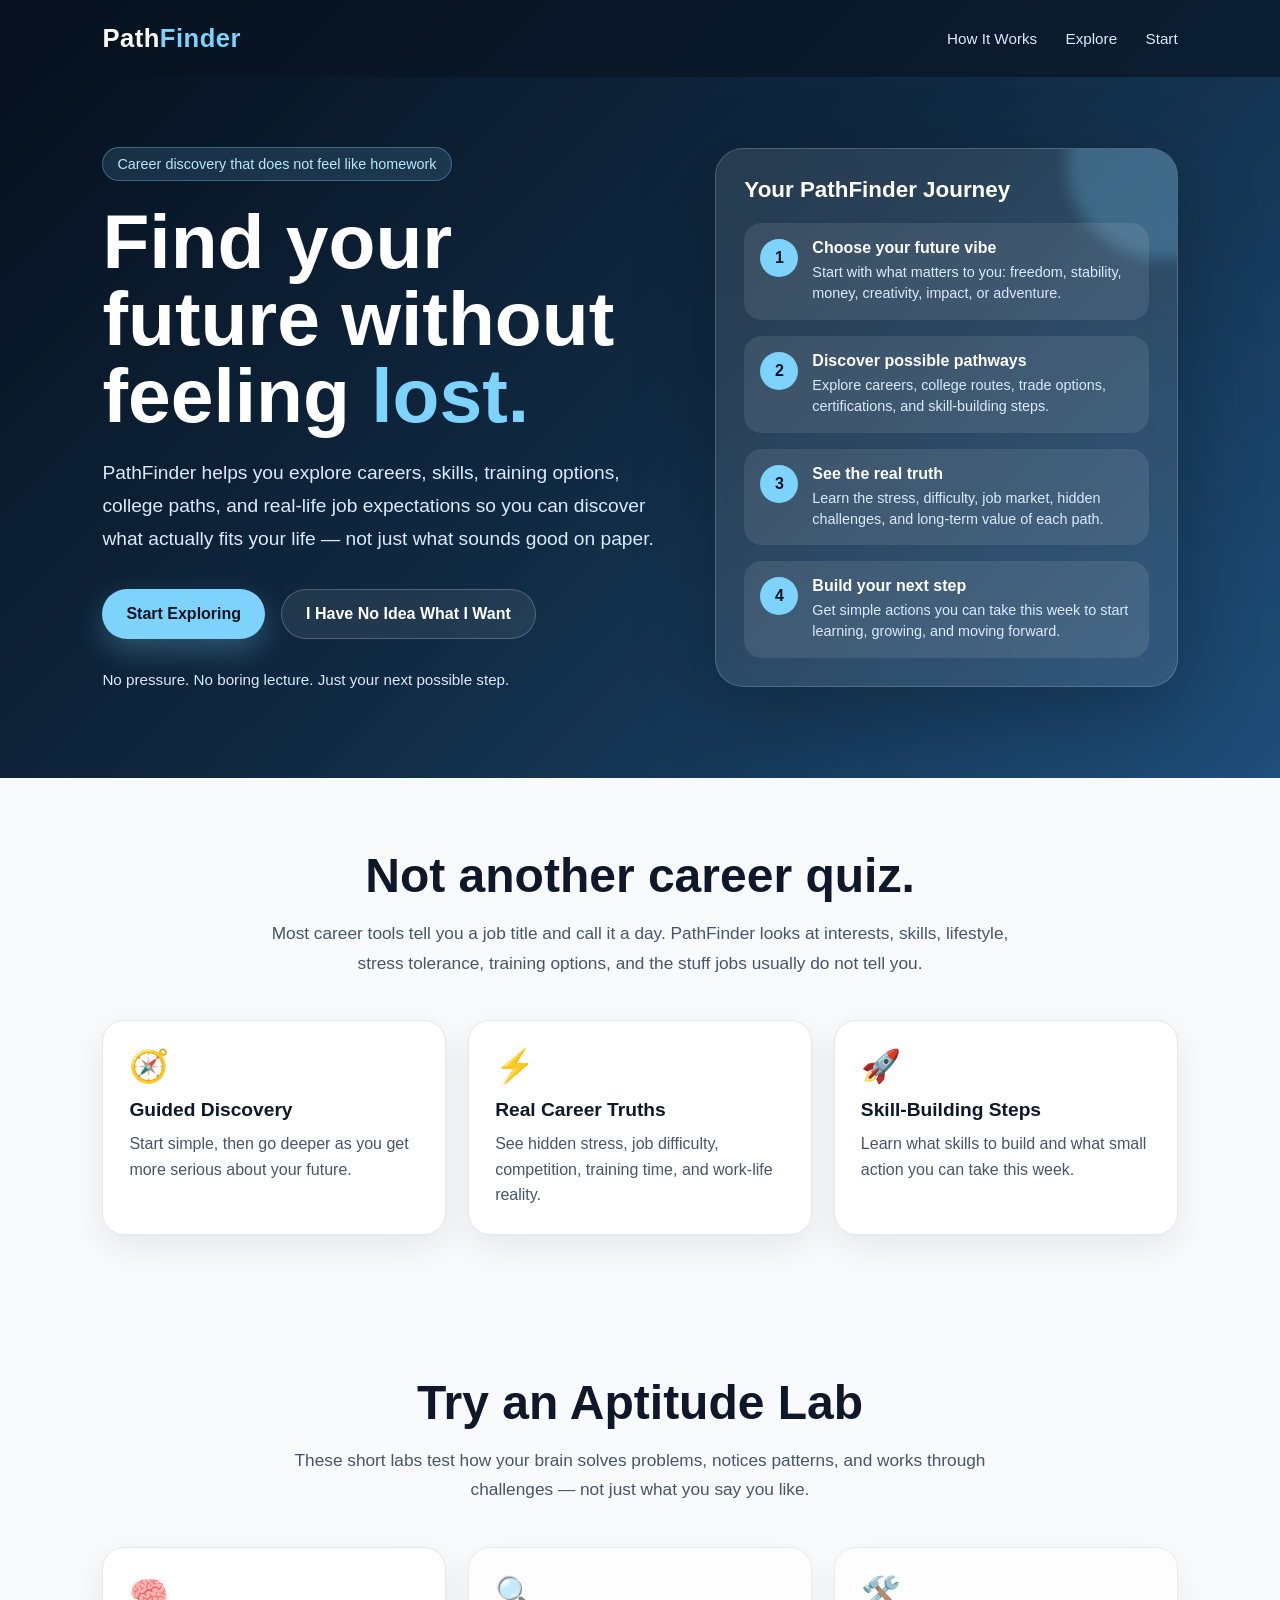
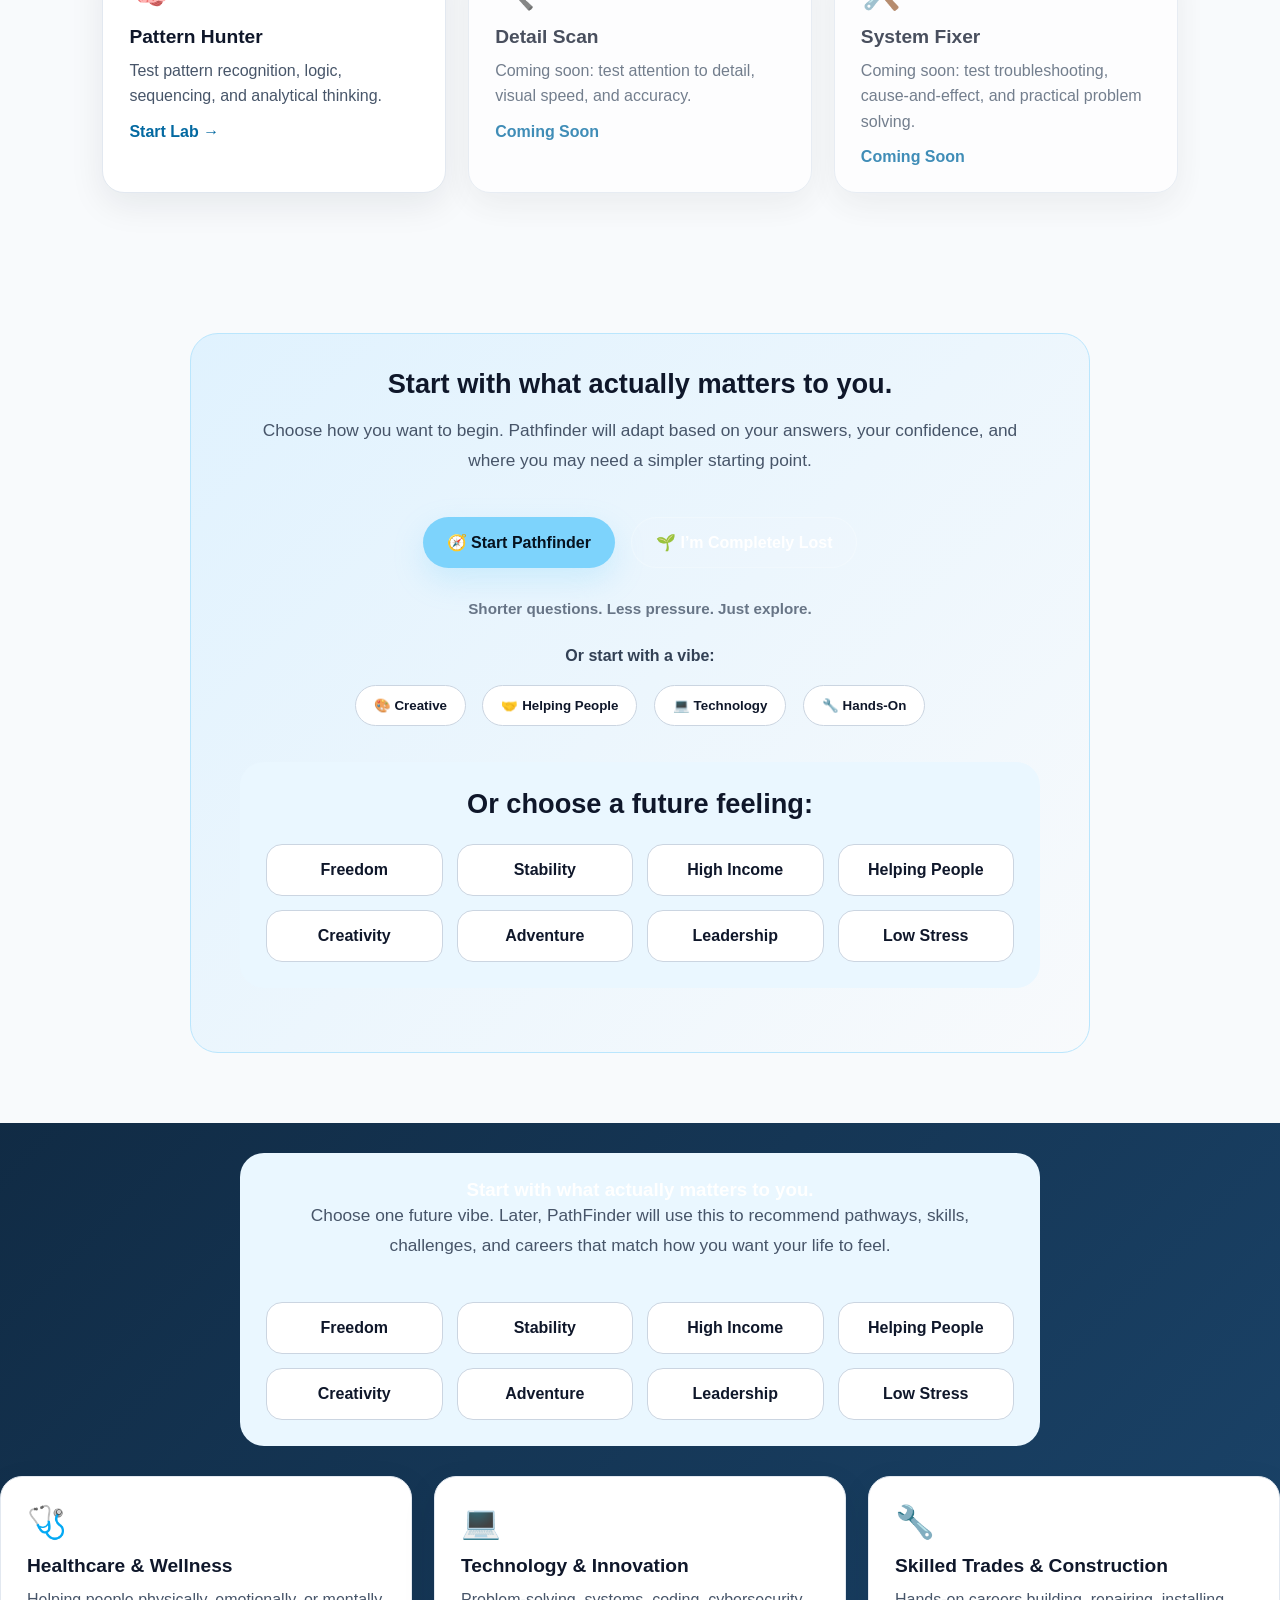
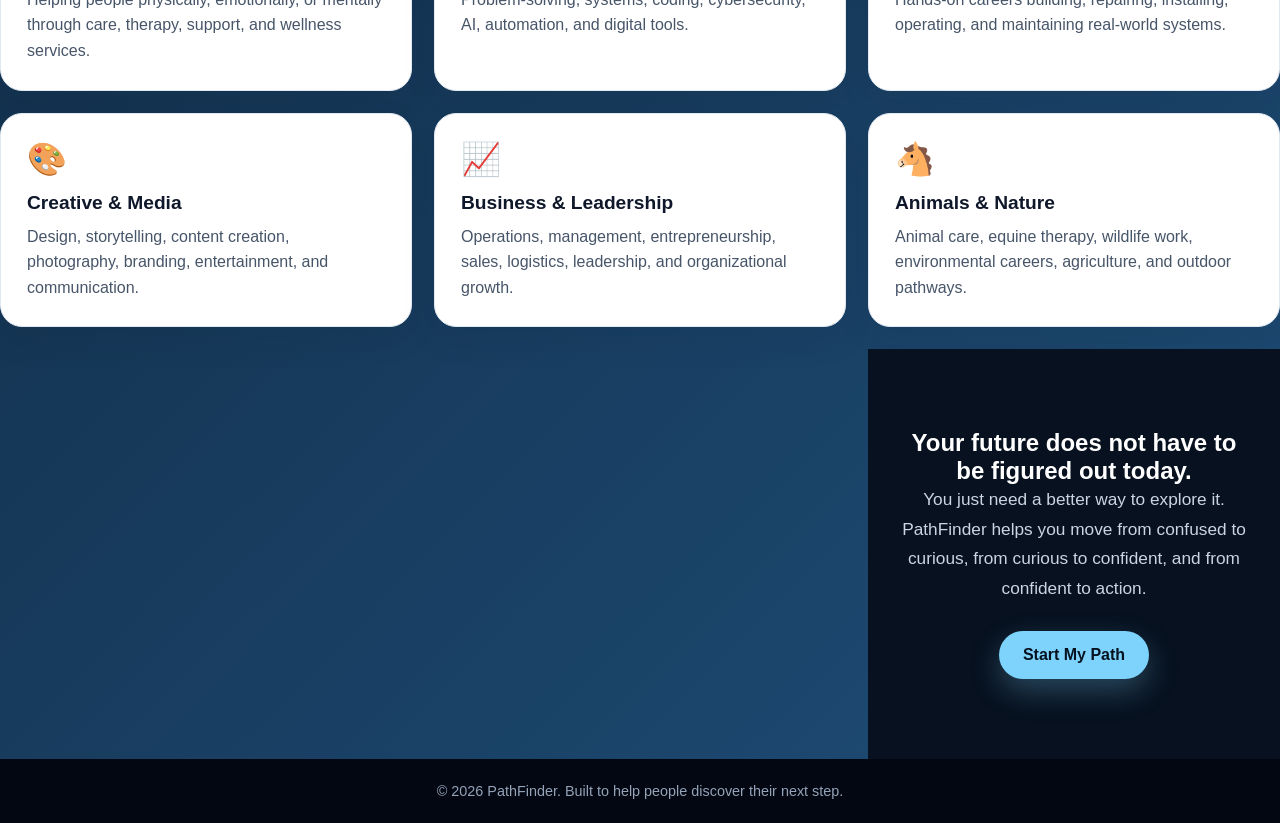
<file: index.html>
<!DOCTYPE html>
<html lang="en">
<head>
  <meta charset="UTF-8" />
  <meta name="viewport" content="width=device-width, initial-scale=1.0" />

  <title>PathFinder | Find Your Future</title>
  <link rel="icon" href="data:,">
  <link rel="stylesheet" href="style.css" />
</head>

  <body>
  <div class="page">
    <header>
      <div class="logo">Path<span>Finder</span></div>
      <nav>
        <a href="#how">How It Works</a>
        <a href="#explore">Explore</a>
        <a href="#start">Start</a>
      </nav>
    </header>

    <main>
      <section class="hero">
        <div class="hero-text">
          <div class="eyebrow">Career discovery that does not feel like homework</div>
          <h1>Find your future without feeling <span class="highlight">lost.</span></h1>
          <p>
            PathFinder helps you explore careers, skills, training options, college paths,
            and real-life job expectations so you can discover what actually fits your life —
            not just what sounds good on paper.
          </p>

          <div class="buttons">
            <button class="btn primary" onclick="startQuiz()">Start Exploring</button>
            <button class="btn secondary" onclick="lostMode()">I Have No Idea What I Want</button>
          </div>

          <div class="trust-line">No pressure. No boring lecture. Just your next possible step.</div>
        </div>

        <div class="path-card">
          <div class="card-title">Your PathFinder Journey</div>
          <div class="steps">
            <div class="step">
              <div class="icon">1</div>
              <div>
                <h3>Choose your future vibe</h3>
                <p>Start with what matters to you: freedom, stability, money, creativity, impact, or adventure.</p>
              </div>
            </div>
            <div class="step">
              <div class="icon">2</div>
              <div>
                <h3>Discover possible pathways</h3>
                <p>Explore careers, college routes, trade options, certifications, and skill-building steps.</p>
              </div>
            </div>
            <div class="step">
              <div class="icon">3</div>
              <div>
                <h3>See the real truth</h3>
                <p>Learn the stress, difficulty, job market, hidden challenges, and long-term value of each path.</p>
              </div>
            </div>
            <div class="step">
              <div class="icon">4</div>
              <div>
                <h3>Build your next step</h3>
                <p>Get simple actions you can take this week to start learning, growing, and moving forward.</p>
              </div>
            </div>
          </div>
        </div>
      </section>

      <section class="section" id="how">
        <h2>Not another career quiz.</h2>
        <p class="section-intro">
          Most career tools tell you a job title and call it a day. PathFinder looks at interests,
          skills, lifestyle, stress tolerance, training options, and the stuff jobs usually do not tell you.
        </p>

        <div class="feature-grid">
          <div class="feature-card">
            <div class="emoji">🧭</div>
            <h3>Guided Discovery</h3>
            <p>Start simple, then go deeper as you get more serious about your future.</p>
          </div>

          <div class="feature-card">
            <div class="emoji">⚡</div>
            <h3>Real Career Truths</h3>
            <p>See hidden stress, job difficulty, competition, training time, and work-life reality.</p>
          </div>

          <div class="feature-card">
            <div class="emoji">🚀</div>
            <h3>Skill-Building Steps</h3>
            <p>Learn what skills to build and what small action you can take this week.</p>
          </div>
        </div>
      </section>

      <section class="section" id="aptitudeLabs">
  <h2>Try an Aptitude Lab</h2>

  <p class="section-intro">
    These short labs test how your brain solves problems, notices patterns,
    and works through challenges — not just what you say you like.
  </p>

  <div class="feature-grid">
    <a class="feature-card lab-card" href="pattern-hunter.html">
      <div class="emoji">🧠</div>
      <h3>Pattern Hunter</h3>
      <p>
        Test pattern recognition, logic, sequencing, and analytical thinking.
      </p>
      <span class="lab-start">Start Lab →</span>
    </a>

    <div class="feature-card lab-card locked-lab">
      <div class="emoji">🔍</div>
      <h3>Detail Scan</h3>
      <p>
        Coming soon: test attention to detail, visual speed, and accuracy.
      </p>
      <span class="lab-start">Coming Soon</span>
    </div>

    <div class="feature-card lab-card locked-lab">
      <div class="emoji">🛠️</div>
      <h3>System Fixer</h3>
      <p>
        Coming soon: test troubleshooting, cause-and-effect, and practical problem solving.
      </p>
      <span class="lab-start">Coming Soon</span>
    </div>
  </div>
</section>

      <section class="section" id="exploreSection">
  <div class="quiz-preview">
    <h3>Start with what actually matters to you.</h3>

    <p class="section-intro">
      Choose how you want to begin. Pathfinder will adapt based on your answers,
      your confidence, and where you may need a simpler starting point.
    </p>

    <div class="buttons center-buttons">
      <button type="button" class="btn primary" onclick="startQuiz()">
        🧭 Start Pathfinder
      </button>

      <button type="button" class="btn secondary" onclick="lostMode()">
        🌱 I’m Completely Lost
      </button>
    </div>

    <p class="overwhelmed-caption">
      Shorter questions. Less pressure. Just explore.
    </p>

    <div class="vibe-starts">
      <p>Or start with a vibe:</p>

      <button type="button" onclick="startWithVibe('Creative')">
        🎨 Creative
      </button>

      <button type="button" onclick="startWithVibe('Helping People')">
        🤝 Helping People
      </button>

      <button type="button" onclick="startWithVibe('Technology')">
        💻 Technology
      </button>

      <button type="button" onclick="startWithVibe('Hands-On Work')">
        🔧 Hands-On
      </button>
    </div>

    <div class="pathfinder-extra-starts">
      <h3>Or choose a future feeling:</h3>

      <div class="choice-grid">
        <div class="choice" onclick="startWithVibe('Freedom')">Freedom</div>
        <div class="choice" onclick="startWithVibe('Stability')">Stability</div>
        <div class="choice" onclick="startWithVibe('High income')">High Income</div>
        <div class="choice" onclick="startWithVibe('Helping people')">Helping People</div>
        <div class="choice" onclick="startWithVibe('Creativity')">Creativity</div>
        <div class="choice" onclick="startWithVibe('Adventure')">Adventure</div>
        <div class="choice" onclick="startWithVibe('Leadership')">Leadership</div>
        <div class="choice" onclick="startWithVibe('Low stress')">Low Stress</div>
      </div>
    </div>
  </div>
</section>

          <div class="pathfinder-extra-starts">
          <h3>Start with what actually matters to you.</h3>
          <p class="section-intro">
            Choose one future vibe. Later, PathFinder will use this to recommend pathways, skills,
            challenges, and careers that match how you want your life to feel.
          </p>

          <div class="choice-grid">
            <div class="choice" onclick="startWithVibe('Freedom')">Freedom</div>
            <div class="choice" onclick="startWithVibe('Stability')">Stability</div>
            <div class="choice" onclick="startWithVibe('High income')">High Income</div>
            <div class="choice" onclick="startWithVibe('Helping people')">Helping People</div>
            <div class="choice" onclick="startWithVibe('Creativity')">Creativity</div>
            <div class="choice" onclick="startWithVibe('Adventure')">Adventure</div>
            <div class="choice" onclick="startWithVibe('Leadership')">Leadership</div>
            <div class="choice" onclick="startWithVibe('Low stress')">Low Stress</div>
          </div>
        </div>
      </section>

      <section class="quiz-section hidden" id="quizArea">
        <div class="quiz-box">
          <div id="progressText">Question 1 of 5</div>
          <div id="questionBox"></div>
        </div>
      </section>

     <div class="cluster-grid">

  <div class="cluster-card" onclick="showCluster('helper')">
    <div class="cluster-icon">🩺</div>
    <h3>Healthcare & Wellness</h3>
    <p>Helping people physically, emotionally, or mentally through care, therapy, support, and wellness services.</p>
  </div>

  <div class="cluster-card" onclick="showCluster('tech')">
    <div class="cluster-icon">💻</div>
    <h3>Technology & Innovation</h3>
    <p>Problem-solving, systems, coding, cybersecurity, AI, automation, and digital tools.</p>
  </div>

  <div class="cluster-card" onclick="showCluster('handsOn')">
    <div class="cluster-icon">🔧</div>
    <h3>Skilled Trades & Construction</h3>
    <p>Hands-on careers building, repairing, installing, operating, and maintaining real-world systems.</p>
  </div>

  <div class="cluster-card" onclick="showCluster('creative')">
    <div class="cluster-icon">🎨</div>
    <h3>Creative & Media</h3>
    <p>Design, storytelling, content creation, photography, branding, entertainment, and communication.</p>
  </div>

  <div class="cluster-card" onclick="showCluster('leadership')">
    <div class="cluster-icon">📈</div>
    <h3>Business & Leadership</h3>
    <p>Operations, management, entrepreneurship, sales, logistics, leadership, and organizational growth.</p>
  </div>

  <div class="cluster-card" onclick="showCluster('explorer')">
    <div class="cluster-icon">🐴</div>
    <h3>Animals & Nature</h3>
    <p>Animal care, equine therapy, wildlife work, environmental careers, agriculture, and outdoor pathways.</p>
  </div>

<div id="career-results"></div>

<div id="clusterPreview"></div>
       
      </section>

      <section class="cta" id="bottomCtaSection">
        <h2>Your future does not have to be figured out today.</h2>
        <p>
          You just need a better way to explore it. PathFinder helps you move from confused
          to curious, from curious to confident, and from confident to action.
        </p>
        <button class="btn primary" onclick="startQuiz()">Start My Path</button>
        
        </div>
      </section>
    </main>

    <footer>
      © 2026 PathFinder. Built to help people discover their next step.
    </footer>
  </div>
    
   <script src="script.js?v=102"></script>
    
</body>
</html>
</file>
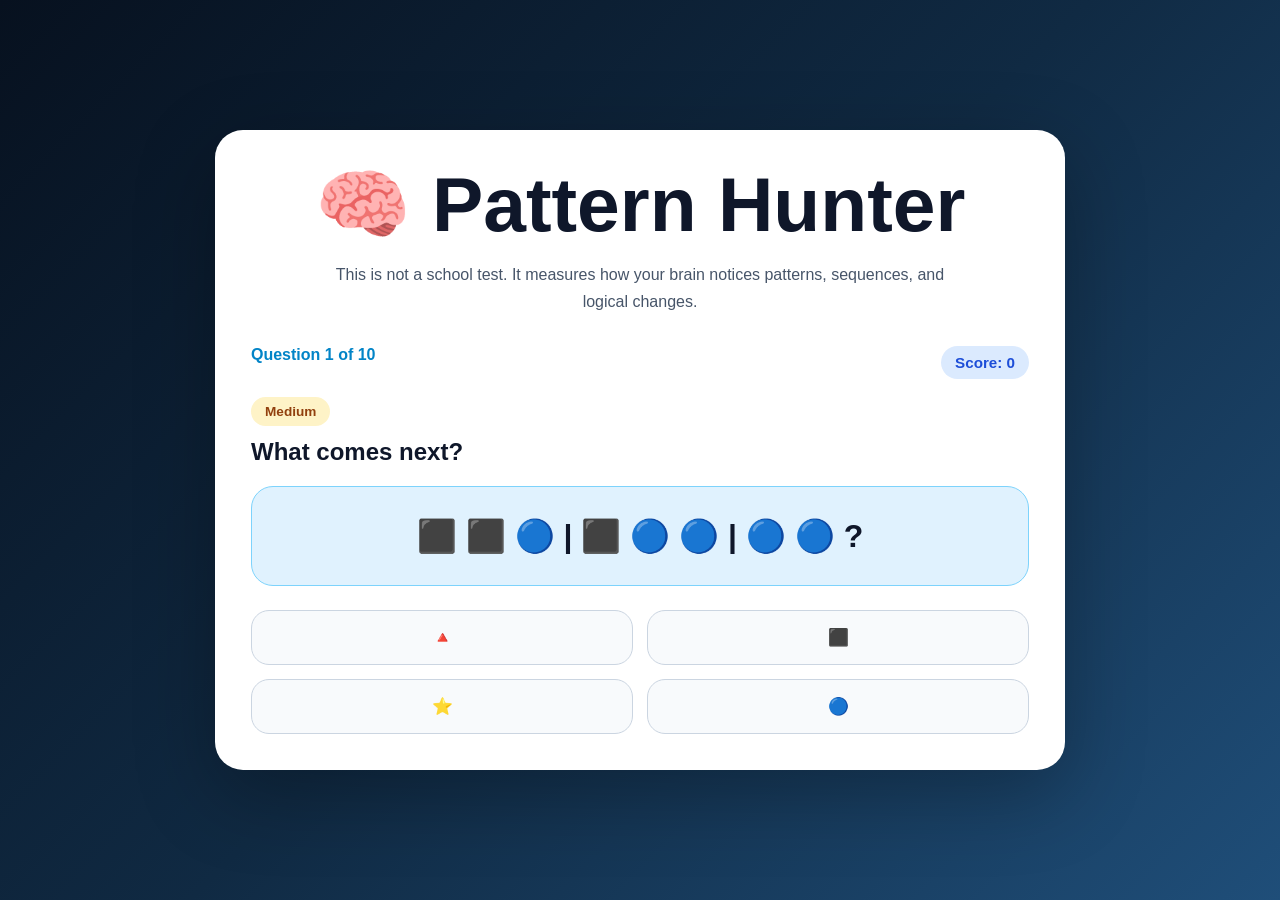
<file: pattern-hunter.html>
<!DOCTYPE html>
<html lang="en">
<head>
  <meta charset="UTF-8" />
  <meta name="viewport" content="width=device-width, initial-scale=1.0"/>
  <title>Pattern Hunter | Pathfinder</title>
  <link rel="stylesheet" href="style.css" />
</head>

<body>
  <div class="aptitude-page">
    <div class="aptitude-card">
      <h1>🧠 Pattern Hunter</h1>

      <p class="aptitude-intro">
        This is not a school test. It measures how your brain notices patterns,
        sequences, and logical changes.
      </p>

      <div id="patternArea">
        <div id="patternQuestion"></div>
        <div id="patternOptions"></div>
        <div id="patternFeedback"></div>
      </div>

      <div id="patternResults" class="hidden"></div>
    </div>
  </div>

  <script src="pattern-hunter.js"></script>
</body>
</html>
</file>
<file: style.css>
* {
  box-sizing: border-box;
  margin: 0;
  padding: 0;
}

body {
  font-family: Arial, sans-serif;
  background: linear-gradient(135deg, #07111f, #102a43, #1f4e79);
  color: white;
  min-height: 100vh;
  overflow-x: hidden;
}

.page {
  width: 100%;
  min-height: 100vh;
}

header {
  display: flex;
  justify-content: space-between;
  align-items: center;
  padding: 24px 8%;
}

.logo {
  font-size: 1.6rem;
  font-weight: 800;
  letter-spacing: 0.5px;
  color: white;
}

.logo span {
  color: #7dd3fc;
}

nav a {
  color: #dbeafe;
  text-decoration: none;
  margin-left: 24px;
  font-size: 0.95rem;
}

nav a:hover {
  color: #7dd3fc;
}

.hero {
  display: grid;
  grid-template-columns: 1.1fr 0.9fr;
  gap: 48px;
  align-items: center;
  padding: 70px 8% 90px;
  color: white;
}

.eyebrow {
  display: inline-block;
  background: rgba(125, 211, 252, 0.14);
  border: 1px solid rgba(125, 211, 252, 0.35);
  color: #bae6fd;
  padding: 8px 14px;
  border-radius: 999px;
  font-size: 0.9rem;
  margin-bottom: 22px;
}

h1 {
  font-size: clamp(2.7rem, 6vw, 5.5rem);
  line-height: 1;
  margin-bottom: 24px;
  color: white;
}

.highlight {
  color: #7dd3fc;
}

.hero p {
  font-size: 1.2rem;
  line-height: 1.7;
  color: #dbeafe;
  max-width: 680px;
  margin-bottom: 34px;
}

.buttons {
  display: flex;
  gap: 16px;
  flex-wrap: wrap;
  margin-bottom: 32px;
}

.btn {
  border: none;
  border-radius: 999px;
  padding: 15px 24px;
  font-size: 1rem;
  font-weight: 700;
  cursor: pointer;
  transition: 0.25s ease;
}

.primary {
  background: #7dd3fc;
  color: #06121f;
  box-shadow: 0 12px 30px rgba(125, 211, 252, 0.28);
}

.primary:hover {
  transform: translateY(-3px);
  background: #bae6fd;
}

.secondary {
  background: rgba(255, 255, 255, 0.08);
  color: white;
  border: 1px solid rgba(255, 255, 255, 0.22);
}

.secondary:hover {
  transform: translateY(-3px);
  background: rgba(255, 255, 255, 0.15);
}

.trust-line {
  color: #bfdbfe;
  font-size: 0.95rem;
}

.path-card {
  background: rgba(255, 255, 255, 0.1);
  border: 1px solid rgba(255, 255, 255, 0.18);
  border-radius: 28px;
  padding: 28px;
  backdrop-filter: blur(14px);
  box-shadow: 0 24px 80px rgba(0, 0, 0, 0.25);
  position: relative;
  overflow: hidden;
  color: white;
}

.path-card::before {
  content: "";
  position: absolute;
  inset: -80px -80px auto auto;
  width: 190px;
  height: 190px;
  border-radius: 50%;
  background: rgba(125, 211, 252, 0.25);
  filter: blur(8px);
}

.card-title {
  font-size: 1.4rem;
  font-weight: 800;
  margin-bottom: 20px;
  position: relative;
  color: white;
}

.steps {
  display: grid;
  gap: 16px;
  position: relative;
}

.step {
  display: flex;
  gap: 14px;
  align-items: flex-start;
  background: rgba(255, 255, 255, 0.09);
  padding: 16px;
  border-radius: 18px;
}

.icon {
  width: 38px;
  height: 38px;
  border-radius: 50%;
  background: #7dd3fc;
  color: #06121f;
  display: grid;
  place-items: center;
  font-weight: 800;
  flex-shrink: 0;
}

.step h3 {
  font-size: 1rem;
  margin-bottom: 5px;
  color: white;
}

.step p {
  margin: 0;
  font-size: 0.9rem;
  line-height: 1.45;
  color: #dbeafe;
}

.section {
  padding: 70px 8%;
  background: #f8fafc;
  color: #0f172a;
}

.section h2 {
  font-size: clamp(2rem, 4vw, 3rem);
  margin-bottom: 16px;
  text-align: center;
  color: #0f172a;
}

.section-intro {
  text-align: center;
  max-width: 760px;
  margin: 0 auto 42px;
  color: #475569;
  font-size: 1.08rem;
  line-height: 1.7;
}

.feature-grid,
.cluster-grid {
  display: grid;
  grid-template-columns: repeat(3, 1fr);
  gap: 22px;
}

.feature-card,
.cluster-card {
  background: white;
  border-radius: 22px;
  padding: 26px;
  box-shadow: 0 12px 35px rgba(15, 23, 42, 0.08);
  border: 1px solid #e2e8f0;
  color: #0f172a;
}

.cluster-card {
  cursor: pointer;
}

.cluster-card:hover,
.feature-card:hover {
  transform: translateY(-3px);
}

.emoji,
.cluster-icon {
  font-size: 2rem;
  margin-bottom: 14px;
}

.feature-card h3,
.cluster-card h3 {
  margin-bottom: 10px;
  font-size: 1.2rem;
  color: #0f172a;
}

.feature-card p,
.cluster-card p {
  color: #475569;
  line-height: 1.6;
}

.quiz-preview {
  background: linear-gradient(135deg, #e0f2fe, #f8fafc);
  border-radius: 28px;
  padding: 34px;
  max-width: 900px;
  margin: 0 auto;
  border: 1px solid #bae6fd;
  color: #0f172a;
}

.quiz-preview h3 {
  font-size: 1.7rem;
  margin-bottom: 16px;
  text-align: center;
  color: #0f172a;
}

.choice-grid {
  display: grid;
  grid-template-columns: repeat(4, 1fr);
  gap: 14px;
  margin-top: 24px;
}

.choice {
  background: white;
  border: 1px solid #cbd5e1;
  border-radius: 16px;
  padding: 16px;
  text-align: center;
  font-weight: 700;
  cursor: pointer;
  transition: 0.2s ease;
  color: #0f172a;
}

.choice:hover {
  transform: translateY(-3px);
  border-color: #0284c7;
  color: #0369a1;
}

.quiz-section {
  padding: 70px 8%;
  background: #eef6ff;
  color: #0f172a;
}

.hidden {
  display: none;
}

.quiz-box {
  max-width: 900px;
  margin: 0 auto;
  background: white;
  border-radius: 28px;
  padding: 34px;
  box-shadow: 0 18px 45px rgba(15, 23, 42, 0.12);
  border: 1px solid #cbd5e1;
  color: #0f172a;
}

#progressText {
  color: #0284c7;
  font-weight: 800;
  margin-bottom: 16px;
}

#questionBox h3 {
  font-size: 1.8rem;
  margin-bottom: 22px;
  color: #0f172a;
}

.quiz-options,
.career-grid,
.mini-grid {
  display: grid;
  grid-template-columns: repeat(2, 1fr);
  gap: 14px;
}

.quiz-options button,
.career-card {
  border: 1px solid #cbd5e1;
  background: #f8fafc;
  border-radius: 18px;
  padding: 17px;
  font-size: 1rem;
  font-weight: 700;
  cursor: pointer;
  transition: 0.2s ease;
  color: #0f172a;
  margin-bottom: 30px;
  padding-bottom: 20px;
}

.career-grid {
  gap: 25px;
}

.quiz-options button:hover,
.career-card:hover {
  transform: translateY(-3px);
  background: #e0f2fe;
  border-color: #0284c7;
}

.result-card h3 {
  font-size: 2rem;
  color: #0369a1;
  margin-bottom: 16px;
}

.result-card h4 {
  margin-top: 24px;
  margin-bottom: 10px;
  font-size: 1.1rem;
  color: #0f172a;
}

.result-card p,
.career-card p {
  color: #475569;
  line-height: 1.7;
  margin-bottom: 12px;
}

.career-card h5 {
  font-size: 1.05rem;
  margin-bottom: 8px;
  color: #0f172a;
}

.deep-dive,
.cluster-preview-box {
  margin-top: 24px;
  background: #f8fafc;
  border: 1px solid #cbd5e1;
  border-radius: 22px;
  padding: 24px;
  color: #0f172a;
}

.deep-dive h3,
.cluster-preview-box h3 {
  color: #0369a1;
  margin-bottom: 10px;
}

.truth-box {
  background: #fff7ed;
  border: 1px solid #fed7aa;
  color: #7c2d12;
  border-radius: 16px;
  padding: 16px;
  margin: 14px 0;
  line-height: 1.6;
}

.mini-stat {
  background: white;
  border: 1px solid #e2e8f0;
  border-radius: 16px;
  padding: 14px;
}

.mini-stat strong {
  display: block;
  color: #0f172a;
  margin-bottom: 5px;
}

.mini-stat span {
  color: #475569;
  font-size: 0.92rem;
}

.roadmap {
  display: grid;
  gap: 12px;
  margin: 16px 0;
  counter-reset: roadstep;
}

.road-step {
  display: flex;
  align-items: center;
  gap: 12px;
  background: white;
  border: 1px solid #dbeafe;
  border-radius: 16px;
  padding: 13px 15px;
  color: #334155;
  font-weight: 700;
}

.road-step::before {
  counter-increment: roadstep;
  content: counter(roadstep);
  width: 30px;
  height: 30px;
  border-radius: 50%;
  display: grid;
  place-items: center;
  background: #7dd3fc;
  color: #06121f;
  font-weight: 900;
  flex-shrink: 0;
}

.tag-row {
  display: flex;
  flex-wrap: wrap;
  gap: 10px;
  margin-bottom: 8px;
}

.tag-row span {
  background: #e0f2fe;
  color: #075985;
  border: 1px solid #bae6fd;
  padding: 8px 12px;
  border-radius: 999px;
  font-weight: 700;
  font-size: 0.92rem;
}

.cta {
  text-align: center;
  background: #07111f;
  color: white;
  padding: 80px 8%;
}

.cta h2 {
  color: white;
}

.cta p {
  color: #cbd5e1;
  max-width: 700px;
  margin: 0 auto 28px;
  line-height: 1.7;
  font-size: 1.08rem;
}

footer {
  text-align: center;
  padding: 24px;
  background: #030712;
  color: #94a3b8;
  font-size: 0.9rem;
}

@media (max-width: 900px) {
  header {
    flex-direction: column;
    gap: 18px;
  }

  nav a {
    margin: 0 10px;
  }

  .hero {
    grid-template-columns: 1fr;
    padding-top: 45px;
  }

  .feature-grid,
  .choice-grid,
  .quiz-options,
  .career-grid,
  .mini-grid,
  .cluster-grid {
    grid-template-columns: 1fr;
  }
}
body {
  background: linear-gradient(135deg, #07111f, #102a43, #1f4e79) !important;
  color: white !important;
  font-family: Arial, sans-serif !important;
}

.hero {
  background: linear-gradient(135deg, #07111f, #102a43, #1f4e79) !important;
  color: white !important;
}

.hero h1,
.hero-text h1 {
  color: white !important;
}

.hero p,
.trust-line,
.step p,
nav a {
  color: #dbeafe !important;
}

.logo,
.card-title,
.step h3 {
  color: white !important;
}

.path-card {
  background: rgba(255, 255, 255, 0.1) !important;
  color: white !important;
}

.career-card ol {
  margin-top: 10px;
  margin-left: 25px;
  padding-left: 20px;
  line-height: 1.7;
}
.match-strength {
  font-weight: bold;
  margin-top: -5px;
  margin-bottom: 10px;
  color: #4ea1ff;
}

.explore-career-btn {
  margin-top: 15px;
  padding: 10px 16px;
  border: none;
  border-radius: 999px;
  font-weight: bold;
  cursor: pointer;
}

.explore-career-btn:hover {
  transform: translateY(-1px);
}

.career-detail-box {
  margin-top: 25px;
  padding: 20px;
  border-radius: 18px;
  background: rgba(255, 255, 255, 0.08);
}

.career-detail-box {
  position: relative;
}

.close-detail-btn {
  position: absolute;
  top: 12px;
  right: 14px;
  border: none;
  background: transparent;
  font-size: 24px;
  font-weight: bold;
  cursor: pointer;
}

.career-detail-box ul {
  margin-left: 25px;
  margin-top: 10px;
  margin-bottom: 25px;
  line-height: 1.8;
}

.career-detail-box li {
  margin-bottom: 6px;
}

.career-tags {
  display: flex;
  flex-wrap: wrap;
  gap: 8px;
  margin: 10px 0 15px;
}

.career-tags span {
  padding: 6px 10px;
  border-radius: 999px;
  font-size: 0.85rem;
  font-weight: bold;
  background: rgba(255, 255, 255, 0.12);
}

.start-over-btn {
  display: block;
  margin: 35px auto 10px;
  padding: 18px 32px;
  border: none;
  border-radius: 18px;
  font-size: 1.1rem;
  font-weight: 800;
  cursor: pointer;
  background: linear-gradient(135deg, #6ed6ff, #4ea1ff);
  color: #06192b;
  box-shadow: 0 10px 25px rgba(78, 161, 255, 0.35);
  transform: rotate(-1deg);
}

.start-over-btn:hover {
  transform: rotate(0deg) translateY(-2px);
}

.save-career-btn {
  margin-top: 10px;
  margin-right: 10px;
  padding: 10px 14px;
  border: none;
  border-radius: 999px;
  cursor: pointer;
  font-weight: bold;
}

.saved-career-list {
  display: flex;
  flex-wrap: wrap;
  gap: 10px;
  margin: 15px 0 25px;
}

.saved-career-item {
  padding: 10px 14px;
  border-radius: 999px;
  background: rgba(255,255,255,0.1);
  font-weight: bold;
}

.personality-summary {
  margin: 18px 0 28px;
  font-size: 1.05rem;
  line-height: 1.7;
  opacity: 0.92;
}

.results-note {
  margin-bottom: 20px;
  line-height: 1.6;
  opacity: 0.9;
}

.hidden-careers-box {
  margin-top: 30px;
  padding: 20px;
  border-radius: 18px;
  background: rgba(255, 255, 255, 0.08);
}

.hidden-career-list {
  display: flex;
  flex-wrap: wrap;
  gap: 10px;
  margin-top: 15px;
}

.hidden-career-list span {
  padding: 10px 14px;
  border-radius: 999px;
  font-weight: bold;
  background: rgba(255, 255, 255, 0.12);
}

.hidden-careers-box {
  margin-top: 30px;
  padding: 20px;
  border-radius: 18px;
  background: rgba(255, 255, 255, 0.08);
}

.hidden-career-list {
  display: flex;
  flex-wrap: wrap;
  gap: 10px;
  margin-top: 15px;
}

.hidden-career-list span {
  display: inline-block;
  padding: 10px 14px;
  border-radius: 999px;
  font-weight: bold;
  background: rgba(255, 255, 255, 0.12);
}

.hidden-career-list span {
  display: inline-block;
  padding: 10px 14px;
  border-radius: 999px;
  font-weight: bold;
  background: rgba(255, 255, 255, 0.12);
  cursor: pointer;
  transition: 0.2s ease;
}

.hidden-career-list span:hover {
  transform: translateY(-2px);
  background: rgba(255, 255, 255, 0.2);
}

.compare-career-btn {
  margin-top: 10px;
  padding: 10px 14px;
  border: none;
  border-radius: 999px;
  cursor: pointer;
  font-weight: bold;
}

.compare-career-list {
  display: flex;
  gap: 12px;
  margin: 15px 0 25px;
}

.compare-grid {
  display: grid;
  grid-template-columns: repeat(auto-fit, minmax(240px, 1fr));
  gap: 16px;
  margin: 15px 0 25px;
}

.compare-card {
  padding: 18px;
  border-radius: 18px;
  background: rgba(255,255,255,0.08);
}

.compare-career-item {
  padding: 12px 16px;
  border-radius: 16px;
  background: rgba(255,255,255,0.08);
  font-weight: bold;
}

.compare-grid {
  display: grid;
  grid-template-columns: repeat(2, minmax(260px, 1fr));
  gap: 20px;
  margin: 20px 0 30px;
}

.compare-card {
  padding: 18px;
  border-radius: 18px;
  background: rgba(255, 255, 255, 0.12);
  border: 1px solid rgba(0, 0, 0, 0.08);
}

@media (max-width: 700px) {
  .compare-grid {
    grid-template-columns: 1fr;
  }
}

.remove-compare-btn {
  margin-bottom: 10px;
  padding: 7px 12px;
  border: none;
  border-radius: 999px;
  font-weight: bold;
  cursor: pointer;
}

.clear-compare-btn {
  margin: 5px 0 15px;
  padding: 9px 14px;
  border: none;
  border-radius: 999px;
  font-weight: bold;
  cursor: pointer;
}

.compare-message {
  margin: 10px 0 15px;
  padding: 12px 16px;
  border-radius: 14px;
  font-weight: bold;
  background: rgba(255, 211, 77, 0.25);
}

.saved-career-item span {
  cursor: pointer;
}

.saved-career-item span:hover {
  text-decoration: underline;
}

.print-results-btn {
  display: block;
  margin: 15px auto 25px;
  padding: 14px 24px;
  border: none;
  border-radius: 999px;
  font-weight: bold;
  cursor: pointer;
}

@media print {
  body {
    background: white;
    color: black;
  }

  header,
  nav,
  .hero,
  .cta,
  .quiz-options,
  .explore-career-btn,
  .save-career-btn,
  .compare-career-btn,
  .start-over-btn,
  .print-results-btn,
  .close-detail-btn {
    display: none !important;
  }

  .result-card,
  .career-card,
  .career-detail-box,
  .compare-card {
    background: white !important;
    color: black !important;
    box-shadow: none !important;
    border: 1px solid #ccc;
  }

  .career-grid,
  .compare-grid {
    display: block;
  }

  .career-card,
  .compare-card {
    page-break-inside: avoid;
    margin-bottom: 20px;
  }
}

.career-count-note {
  margin: 8px 0 18px;
  font-weight: bold;
  opacity: 0.9;
}

.more-careers-box {
  margin-top: 30px;
  padding: 20px;
  border-radius: 18px;
  background: rgba(255, 255, 255, 0.08);
}

.more-career-list {
  display: flex;
  flex-wrap: wrap;
  gap: 10px;
  margin-top: 15px;
}

.more-career-list span {
  display: inline-block;
  padding: 10px 14px;
  border-radius: 999px;
  font-weight: bold;
  background: rgba(255, 255, 255, 0.12);
  cursor: pointer;
}

.more-career-list span:hover {
  transform: translateY(-2px);
}

.more-career-pill {
  display: flex;
  align-items: center;
  gap: 8px;
  padding: 10px 14px;
  border-radius: 999px;
  font-weight: bold;
  background: rgba(255, 255, 255, 0.12);
}

.more-career-pill span {
  cursor: pointer;
}

.more-career-pill button {
  border: none;
  background: transparent;
  cursor: pointer;
  font-size: 1rem;
}

.career-category {
  margin-top: -5px;
  margin-bottom: 8px;
  font-size: 0.9rem;
  font-weight: bold;
  opacity: 0.8;
}

.category-filter {
  display: flex;
  flex-wrap: wrap;
  gap: 10px;
  margin: 15px 0 20px;
}

.category-filter button {
  padding: 9px 14px;
  border: none;
  border-radius: 999px;
  font-weight: bold;
  cursor: pointer;
}

.category-filter button.active-filter {
  background: #4ea1ff;
  color: #06192b;
}

.overwhelmed-results-note {
  margin: 15px 0 25px;
  padding: 18px;
  border-radius: 18px;
  background: rgba(110, 214, 255, 0.15);
}

.pathfinder-extra-starts {
  max-width: 800px;
  margin: 35px auto 30px;
  padding: 26px;
  border-radius: 24px;
  background: #eaf7ff;
  text-align: center;
}

.secondary-start-btn {
  display: block;
  margin: 0 auto 10px;
  padding: 14px 24px;
  border: none;
  border-radius: 999px;
  font-weight: 800;
  cursor: pointer;
  background: white;
}

.overwhelmed-caption {
  margin: 8px 0 24px;
  font-size: 0.95rem;
  font-weight: 600;
  opacity: 0.8;
}

.vibe-starts {
  display: block;
  text-align: center;
}

.vibe-starts p {
  margin-bottom: 14px;
  font-weight: 800;
}

.vibe-starts button {
  display: inline-block;
  margin: 6px;
  padding: 12px 18px;
  border: none;
  border-radius: 999px;
  font-weight: 700;
  cursor: pointer;
  background: white;
}

.mode-label {
  display: inline-block;
  margin-bottom: 16px;
  padding: 8px 13px;
  border-radius: 999px;
  font-weight: 800;
  background: #e0f2fe;
  color: #075985;
}

.confidence-label {
  margin-bottom: 18px;
  font-weight: bold;
  color: #334155;
}

.next-action-label {
  margin: 12px 0 24px;
  padding: 14px 16px;
  border-radius: 16px;
  background: #f0f9ff;
  color: #0f172a;
  line-height: 1.6;
}

.not-destiny-note {
  margin: 10px 0 24px;
  padding: 12px 15px;
  border-left: 4px solid #38bdf8;
  background: #f8fafc;
  color: #334155;
  line-height: 1.6;
}

.how-to-use-results {
  margin: 18px 0 28px;
  padding: 18px;
  border-radius: 18px;
  background: #eef6ff;
  color: #0f172a;
}

.how-to-use-results ol {
  margin-top: 10px;
  padding-left: 24px;
  line-height: 1.8;
}

.guide-toggle-btn {
  float: right;
  padding: 7px 12px;
  border: none;
  border-radius: 999px;
  font-weight: bold;
  cursor: pointer;
}

.more-careers-toggle-btn {
  float: right;
  padding: 7px 12px;
  border: none;
  border-radius: 999px;
  font-weight: bold;
  cursor: pointer;
}

.hidden-careers-toggle-btn {
  float: right;
  padding: 7px 12px;
  border: none;
  border-radius: 999px;
  font-weight: bold;
  cursor: pointer;
}

.results-tool-section {
  margin-top: 30px;
  padding: 20px;
  border-radius: 18px;
  background: #f8fafc;
  color: #0f172a;
}

.results-tool-section h3 {
  margin-bottom: 8px;
  color: #0369a1;
}

.center-buttons {
  justify-content: center;
}

.overwhelmed-caption {
  text-align: center;
  color: #475569;
  margin: 18px auto 28px;
  font-weight: 700;
}

.vibe-starts {
  text-align: center;
  margin: 30px auto;
}

.vibe-starts p {
  color: #334155;
  font-weight: 800;
  margin-bottom: 14px;
}

.vibe-starts button {
  border: 1px solid #cbd5e1;
  background: white;
  color: #0f172a;
  border-radius: 999px;
  padding: 12px 18px;
  margin: 6px;
  font-weight: 800;
  cursor: pointer;
  transition: 0.2s ease;
}

.vibe-starts button:hover {
  transform: translateY(-2px);
  border-color: #0284c7;
  background: #e0f2fe;
}

.pathfinder-extra-starts {
  margin-top: 30px;
}

.adaptive-status {
  background: #e0f2fe;
  color: #075985;
  border: 1px solid #7dd3fc;
  border-radius: 16px;
  padding: 13px 16px;
  margin-bottom: 18px;
  font-weight: 800;
  line-height: 1.5;
}

.support-status {
  background: #ecfdf5;
  color: #065f46;
  border-color: #86efac;
}

.retake-support-btn {
  display: block;
  margin: 30px auto 10px;
  padding: 16px 28px;
  border: none;
  border-radius: 999px;
  font-size: 1.05rem;
  font-weight: 800;
  cursor: pointer;
  background: #bbf7d0;
  color: #064e3b;
  box-shadow: 0 10px 24px rgba(34, 197, 94, 0.25);
}

.confidence-status {
  background: #fefce8;
  color: #854d0e;
  border-color: #fde68a;
}

.retake-support-btn:hover {
  transform: translateY(-2px);
  background: #86efac;
}

/* ===============================
   PATTERN HUNTER APTITUDE LAB
================================ */

.aptitude-page {
  min-height: 100vh;
  display: grid;
  place-items: center;
  padding: 40px 8%;
  background: linear-gradient(135deg, #07111f, #102a43, #1f4e79);
}

.aptitude-card {
  width: 100%;
  max-width: 850px;
  background: white;
  color: #0f172a;
  border-radius: 28px;
  padding: 36px;
  box-shadow: 0 24px 80px rgba(0, 0, 0, 0.28);
}

.aptitude-card h1 {
  color: #0f172a;
  text-align: center;
  margin-bottom: 18px;
}

.aptitude-intro {
  text-align: center;
  color: #475569;
  line-height: 1.7;
  max-width: 650px;
  margin: 0 auto 30px;
}

.pattern-progress {
  color: #0284c7;
  font-weight: 900;
  margin-bottom: 14px;
}

#patternQuestion h2 {
  color: #0f172a;
  margin-bottom: 20px;
}

.pattern-display {
  background: #e0f2fe;
  border: 1px solid #7dd3fc;
  border-radius: 22px;
  padding: 30px;
  text-align: center;
  font-size: 2rem;
  font-weight: 900;
  margin-bottom: 24px;
}

#patternOptions {
  display: grid;
  grid-template-columns: repeat(2, 1fr);
  gap: 14px;
}

#patternOptions button,
#patternResults button {
  border: 1px solid #cbd5e1;
  background: #f8fafc;
  color: #0f172a;
  border-radius: 18px;
  padding: 16px;
  font-size: 1.05rem;
  font-weight: 800;
  cursor: pointer;
  transition: 0.2s ease;
}

#patternOptions button:hover,
#patternResults button:hover {
  transform: translateY(-2px);
  background: #e0f2fe;
  border-color: #0284c7;
}

.pattern-feedback {
  margin-top: 18px;
  padding: 14px 16px;
  border-radius: 16px;
  font-weight: 800;
}

.pattern-feedback.correct {
  background: #dcfce7;
  color: #166534;
  border: 1px solid #86efac;
}

.pattern-feedback.incorrect {
  background: #fee2e2;
  color: #991b1b;
  border: 1px solid #fecaca;
}

#patternResults h2 {
  color: #0369a1;
  margin-bottom: 16px;
}

#patternResults p {
  color: #334155;
  line-height: 1.7;
  margin-bottom: 14px;
}

.pattern-career-box {
  background: #f8fafc;
  border: 1px solid #cbd5e1;
  border-radius: 20px;
  padding: 20px;
  margin: 24px 0;
}

.pattern-career-box h3 {
  color: #0f172a;
  margin-bottom: 10px;
}

.back-home-link {
  display: inline-block;
  margin-left: 12px;
  color: #0369a1;
  font-weight: 900;
  text-decoration: none;
}

.back-home-link:hover {
  text-decoration: underline;
}

@media (max-width: 700px) {
  .aptitude-card {
    padding: 24px;
  }

  #patternOptions {
    grid-template-columns: 1fr;
  }

  .pattern-display {
    font-size: 1.5rem;
  }
}

.lab-card {
  text-decoration: none;
  display: block;
}

.lab-start {
  display: inline-block;
  margin-top: 14px;
  font-weight: 900;
  color: #0369a1;
}

.locked-lab {
  opacity: 0.75;
}

.pattern-top-bar {
  display: flex;
  justify-content: space-between;
  align-items: center;
  margin-bottom: 18px;
  gap: 10px;
}

.pattern-score-live {
  background: #dbeafe;
  color: #1d4ed8;
  padding: 8px 14px;
  border-radius: 999px;
  font-weight: 900;
  font-size: 0.95rem;
}

.difficulty-badge {
  display: inline-block;
  padding: 7px 14px;
  border-radius: 999px;
  font-size: 0.85rem;
  font-weight: 900;
  margin-bottom: 12px;
}

.difficulty-badge.easy {
  background: #dcfce7;
  color: #166534;
}

.difficulty-badge.medium {
  background: #fef3c7;
  color: #92400e;
}

.difficulty-badge.hard {
  background: #fee2e2;
  color: #991b1b;
}

.pattern-adaptive-note {
  padding: 13px 16px;
  border-radius: 16px;
  font-weight: 900;
  margin-bottom: 16px;
  line-height: 1.5;
}

.pattern-adaptive-note.strong {
  background: #fff7ed;
  color: #9a3412;
  border: 1px solid #fdba74;
}

.pattern-adaptive-note.support {
  background: #ecfdf5;
  color: #065f46;
  border: 1px solid #86efac;
}

.pattern-results-header {
  background: #e0f2fe;
  border: 1px solid #7dd3fc;
  border-radius: 22px;
  padding: 22px;
  margin-bottom: 24px;
  text-align: center;
}

.pattern-results-header h2 {
  color: #0369a1;
  margin-bottom: 10px;
}

.pattern-results-header p {
  color: #334155;
  margin-bottom: 0;
}

.pattern-career-buttons {
  display: flex;
  flex-wrap: wrap;
  gap: 10px;
  margin-top: 18px;
}

.pattern-career-buttons a {
  background: #e0f2fe;
  color: #075985;
  border: 1px solid #7dd3fc;
  border-radius: 999px;
  padding: 10px 14px;
  font-weight: 900;
  text-decoration: none;
}

.pattern-career-buttons a:hover {
  background: #bae6fd;
}

.pattern-save-message {
  margin: 14px 0;
  font-weight: 900;
  color: #166534;
}

.pattern-results-grid {
  display: grid;
  grid-template-columns: repeat(2, 1fr);
  gap: 14px;
  margin: 24px 0;
}

.pattern-stat-card {
  background: #f8fafc;
  border: 1px solid #cbd5e1;
  border-radius: 18px;
  padding: 18px;
  text-align: center;
}

.pattern-stat-card strong {
  display: block;
  color: #0369a1;
  margin-bottom: 8px;
}

.pattern-stat-card span {
  font-weight: 900;
  color: #0f172a;
}

.pattern-insight-box,
.pattern-signal-list {
  background: #f8fafc;
  border: 1px solid #cbd5e1;
  border-radius: 20px;
  padding: 20px;
  margin: 18px 0;
}

.pattern-insight-box h3 {
  color: #0f172a;
  margin-bottom: 10px;
}

.pattern-signal-list {
  display: grid;
  gap: 16px;
}

.pattern-signal-list div {
  border-bottom: 1px solid #e2e8f0;
  padding-bottom: 12px;
}

.pattern-signal-list div:last-child {
  border-bottom: none;
  padding-bottom: 0;
}

.pattern-signal-list strong {
  color: #0369a1;
}

.pattern-signal-list p {
  margin-top: 6px;
  margin-bottom: 0;
}

@media (max-width: 700px) {
  .pattern-results-grid {
    grid-template-columns: 1fr;
  }
}

#patternResults > button,
#patternResults .back-home-link {
  display: block;
  width: fit-content;
  margin: 14px auto;
}

#patternResults > button {
  padding: 14px 22px;
  border-radius: 999px;
  border: none;
  font-weight: 900;
  cursor: pointer;
}

#patternResults > button:hover {
  transform: translateY(-2px);
}

.pattern-save-message {
  text-align: center;
  margin: 10px 0 18px;
}

.pattern-rank {
  display: inline-block;
  margin-top: 10px;
  background: #dbeafe;
  color: #1d4ed8;
  padding: 8px 16px;
  border-radius: 999px;
  font-weight: 900;
}

.pattern-meter {
  width: 100%;
  height: 18px;
  background: #dbeafe;
  border-radius: 999px;
  overflow: hidden;
  margin: 18px auto 10px;
}

.pattern-meter-fill {
  height: 100%;
  background: linear-gradient(90deg, #38bdf8, #2563eb);
  border-radius: 999px;
  transition: width 0.5s ease;
}

.pattern-percent {
  font-weight: 900;
  color: #0f172a;
}

.pattern-skill-section {
  background: #f8fafc;
  border: 1px solid #cbd5e1;
  border-radius: 22px;
  padding: 22px;
  margin: 24px 0;
}

.pattern-skill-section h3 {
  margin-bottom: 18px;
  color: #0f172a;
}

.skill-breakdown-card {
  margin-bottom: 18px;
}

.skill-breakdown-top {
  display: flex;
  justify-content: space-between;
  margin-bottom: 8px;
  font-weight: 800;
}

.skill-name {
  color: #0f172a;
}

.skill-percent {
  color: #0369a1;
}

.skill-meter {
  width: 100%;
  height: 14px;
  background: #dbeafe;
  border-radius: 999px;
  overflow: hidden;
}

.skill-meter-fill {
  height: 100%;
  background: linear-gradient(90deg, #38bdf8, #2563eb);
  border-radius: 999px;
}

.pattern-strength-summary {
  background: #fefce8;
  border: 1px solid #fde68a;
  border-radius: 20px;
  padding: 20px;
  margin: 20px 0;
}

.pattern-strength-summary h3 {
  color: #854d0e;
  margin-bottom: 10px;
}

.pattern-strength-summary p {
  color: #334155;
  margin-bottom: 8px;
}
</file>
